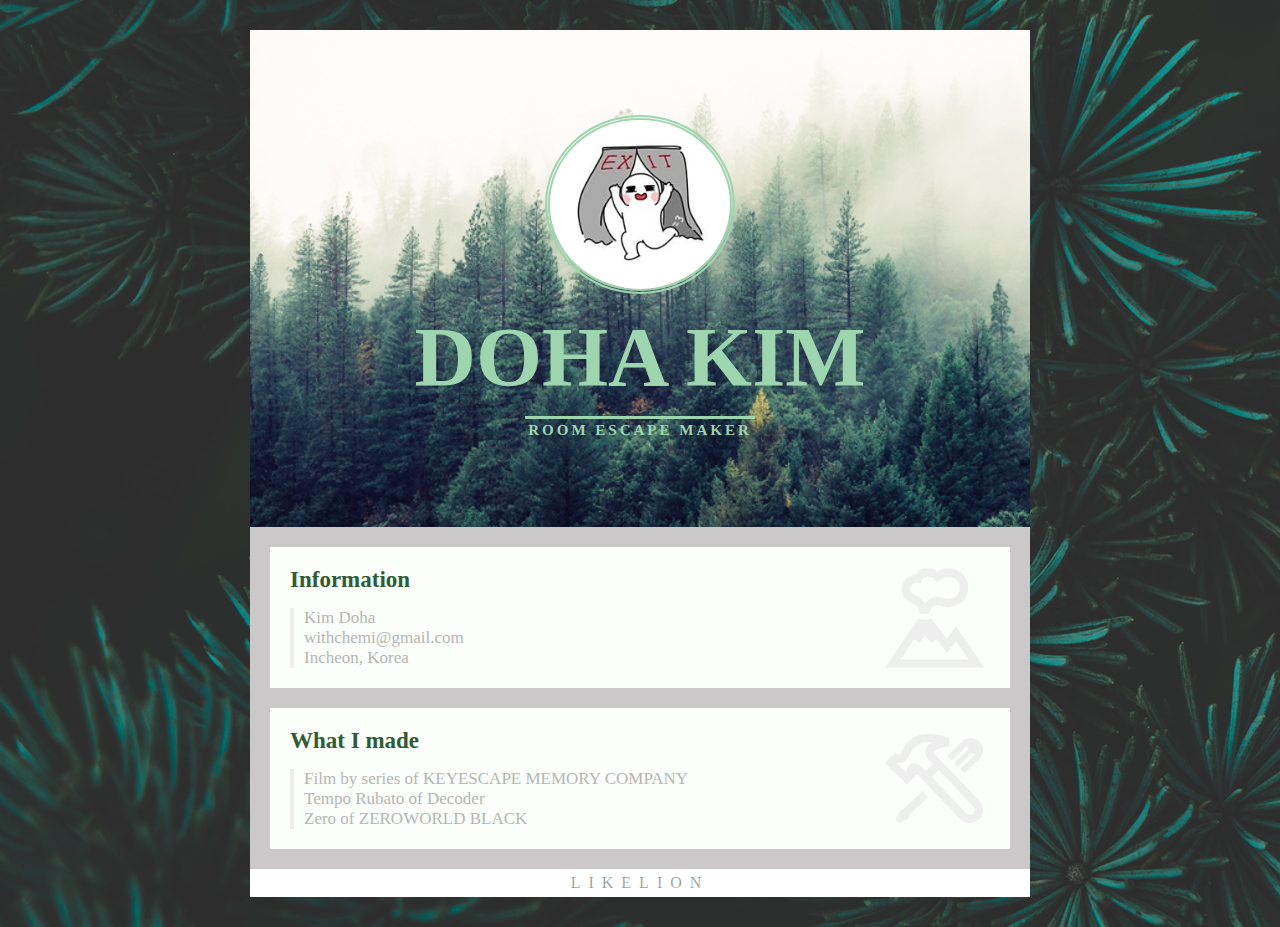
<file: 1_profile/index.html>
<!DOCTYPE html>
<html>
    <head>
        <title>Profile</title>
        <link rel="stylesheet" href="./style.css">
    </head>


    <body>
        <div class="wrap">
            <header class="header">
                <img class="profile" src="./images/profile07.JPG">
                <h1>DOHA KIM</h1>
                <p>ROOM ESCAPE MAKER</p>
            </header>
            <main class="contents">
                <section class="section">
                    <h2>Information</h2>
                    <ul class="list">
                        <li>Kim Doha</li>
                        <li>withchemi@gmail.com</li>
                        <li>Incheon, Korea</li>
                    </ul>
                </section>
                <section class="section made">
                    <h2>What I made</h2>
                    <ul class="list">
                        <li>Film by series of KEYESCAPE MEMORY COMPANY</li>
                        <li>Tempo Rubato of Decoder</li>
                        <li>Zero of ZEROWORLD BLACK</li>
                    </ul>
                </section>
            </main>
            <footer class="footer">LIKELION</footer>
        </div>




    </body>
</html>
</file>
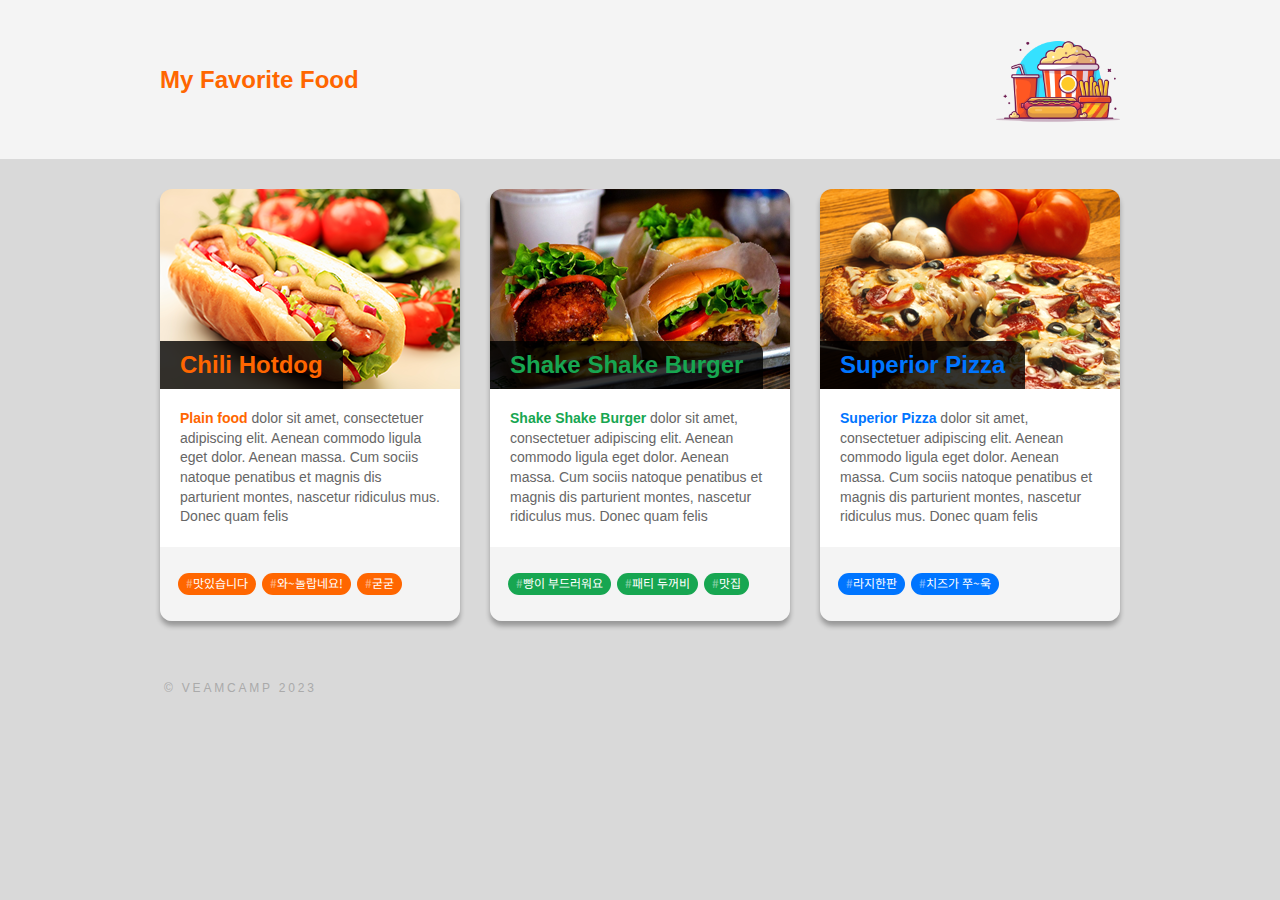
<file: 2_food/index.html>
<!DOCTYPE html>
<html>
    <head>
        <link rel="stylesheet" href="./style.css">
        <title>My Favorite Food</title>
        <link rel="preconnect" href="https://fonts.gstatic.com/" crossorigin>
        <link href="https://fonts.googleapis.com/css2?family=Montserrat:wght@500&family=Noto+Sans+KR:wght@500&display=swap" rel="stylesheet">
    </head>
    <body>

        <header class="header">
            <div class="wrapper-inner">
                <h1 class="header-title">My Favorite Food</h1>
                <img class="header-img" src="images/foods.png" alt="음식 사진">
            </div>
        </header>

        <div class="wrapper-inner">
            <div class="contents-inner">
                <section class="card">
                    <div class="card-cover">
                        <h2 class="card-title">Chili Hotdog</h2>
                    </div>
                    <div class="card-contents">
                        <p class="card-description"><span class="point">Plain food</span> dolor sit amet, consectetuer adipiscing 
                            elit. Aenean commodo ligula eget dolor. Aenean massa. Cum 
                            sociis natoque penatibus et magnis dis parturient
                            montes, nascetur ridiculus mus. Donec quam felis</p>
                    </div>
                    <div class="card-bottom">
                        <p><a href="https://www.youtube.com/@veamcamp" target="_blank">맛있습니다</a></p>
                        <p><a href="https://www.youtube.com/@veamcamp" target="_blank">와~놀랍네요!</a></p>
                        <p><a href="https://www.youtube.com/@veamcamp" target="_blank">굳굳</a></p>
                    </div>
                </section>

                <section class="card">
                    <div class="card-cover type_green">
                        <h2 class="card-title type_green">Shake Shake Burger</h2>
                    </div>
                    <div class="card-contents">
                        <p class="card-description"><span class="point type_green">Shake Shake Burger</span> dolor sit amet, consectetuer adipiscing 
                            elit. Aenean commodo ligula eget dolor. Aenean massa. Cum 
                            sociis natoque penatibus et magnis dis parturient
                            montes, nascetur ridiculus mus. Donec quam felis</p>

                    </div>
                    <div class="card-bottom type_green">
                        <p><a href="https://www.youtube.com/@veamcamp" target="_blank">빵이 부드러워요</a></p>
                        <p><a href="https://www.youtube.com/@veamcamp" target="_blank">패티 두꺼비</a></p>
                        <p><a href="https://www.youtube.com/@veamcamp" target="_blank">맛집</a></p>
                    </div>
                </section>

                <section class="card">
                    <div class="card-cover type_blue">
                        <h2 class="card-title type_blue">Superior Pizza</h2>
                    </div>
                    <div class="card-contents">
                        <p class="card-description"><span class="point type_blue">Superior Pizza</span> dolor sit amet, consectetuer adipiscing 
                            elit. Aenean commodo ligula eget dolor. Aenean massa. Cum 
                            sociis natoque penatibus et magnis dis parturient
                            montes, nascetur ridiculus mus. Donec quam felis</p>
                    </div>
                    <div class="card-bottom type_blue">
                        <p><a href="https://www.youtube.com/@veamcamp" target="_blank">라지한판</a></p>
                        <p><a href="https://www.youtube.com/@veamcamp" target="_blank">치즈가 쭈~욱</a></p>
                    </div>
                </section>
            </div>
        </div>

        <footer class="footer">
            <div class="wrapper-inner">
                <p>&copy; VEAMCAMP 2023</p>
            </div>
        </footer>

    </body>
</html>
</file>
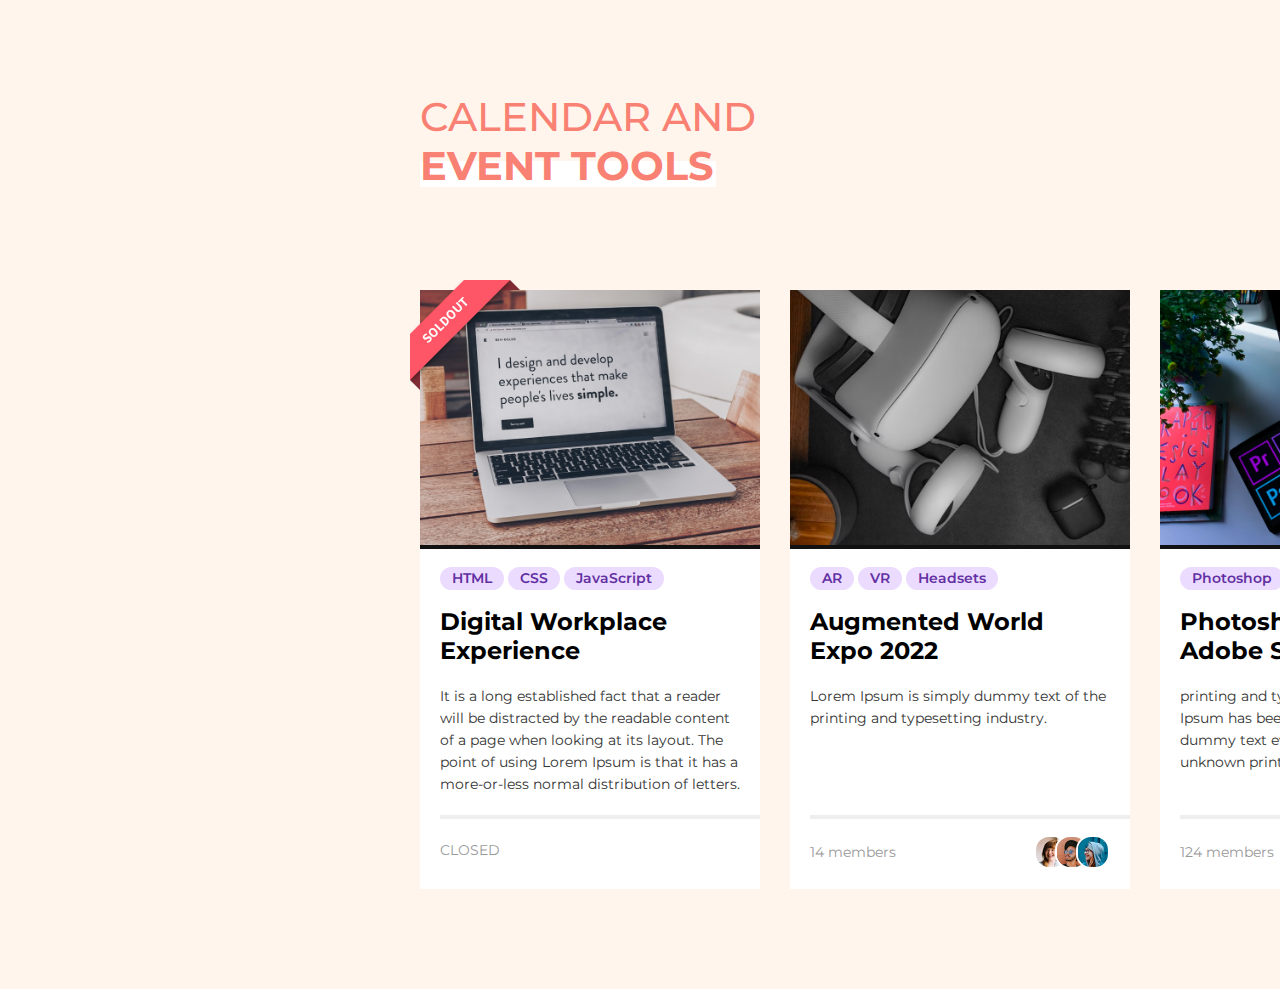
<file: 3_event/index.html>
<!DOCTYPE html>
<html>
	<head>

		<link rel="stylesheet" href="style.css">
		<title>EVENTS</title>
		<link rel="preconnect" href="https://fonts.googleapis.com">
		<link rel="preconnect" href="https://fonts.gstatic.com" crossorigin>
		<link href="https://fonts.googleapis.com/css2?family=Montserrat:wght@400;500;600;700&display=swap" rel="stylesheet">

	</head>

	<body>

		<header class="header">
			<div class="l_wrapper">
				<a href=" " class="header-title">
					CALENDAR AND
					<span class="header-title_sub">EVENT TOOLS</span>
				</a>
				<button class="header-button" type="button">ADD TO CALENDAR</button>
			</div>
		</header>

		<main class="main">
			<div class="l_wrapper">
				<ul class="container">
					<li class="card">
						<img class="card-badge" src="./images/badge.png" alt="품절">
						<div class="card-cover">
							<img class="card-cover-src" src="./images/cover01.png">
						</div>
						<section class="card-section">
							<div class="card-tags">
								<a class="tag" href=" ">HTML</a>
								<a class="tag" href=" ">CSS</a>
								<a class="tag" href=" ">JavaScript</a>
							</div>
							<div class="card-contents">
								<h2 class="card-title">Digital Workplace Experience</h2>
								<p class="card-description">It is a long established fact that a reader will be distracted by the readable content of a page when looking at its layout. The point of using Lorem Ipsum is that it has a more-or-less normal distribution of letters.</p>
							</div>
						</section>
						<div class="card-bottom">
							<p class="enter">CLOSED</p>
						</div>
					</li>
					<li class="card">
						<div class="card-cover">
							<img class="card-cover-src" src="./images/cover02.png">
						</div>
						<section class="card-section">
							<div class="card-tags">
								<a class="tag" href=" ">AR</a>
								<a class="tag" href=" ">VR</a>
								<a class="tag" href=" ">Headsets</a>
							</div>
							<div class="card-contents">
								<h2 class="card-title">Augmented World Expo 2022</h2>
								<p class="card-description">Lorem Ipsum is simply dummy text of the printing and typesetting industry.</p>
							</div>
						</section>
						<div class="card-bottom">
							<p class="enter">14 members</p>
							<img class="enter-src" src="./images/people01.png">
							<img class="enter-src" src="./images/people02.png">
							<img class="enter-src" src="./images/people03.png">
						</div>
					</li>
					<li class="card">
						<div class="card-cover">
							<img class="card-cover-src" src="./images/cover03.png">
						</div>
						<section class="card-section">
							<div class="card-tags">
								<a class="tag" href=" ">Photoshop</a>
								<a class="tag" href=" ">Illustrator</a>
							</div>
							<div class="card-contents">
								<h2 class="card-title">Photoshop Illustrator Adobe Summit</h2>
								<p class="card-description">printing and typesetting industry. Lorem Ipsum has been the industry's standard dummy text ever since the 1500s, when an unknown printer took a galley.</p>
							</div>
						</section>
						<div class="card-bottom">
							<p class="enter">124 members</p>
							<img class="enter-src" src="./images/people05.png">
							<img class="enter-src" src="./images/people04.png">
							<img class="enter-src" src="./images/people06.png">
						</div>
					</li>
				  </ul>
			</div>
		</main>
				
	</body>
</html>
</file>
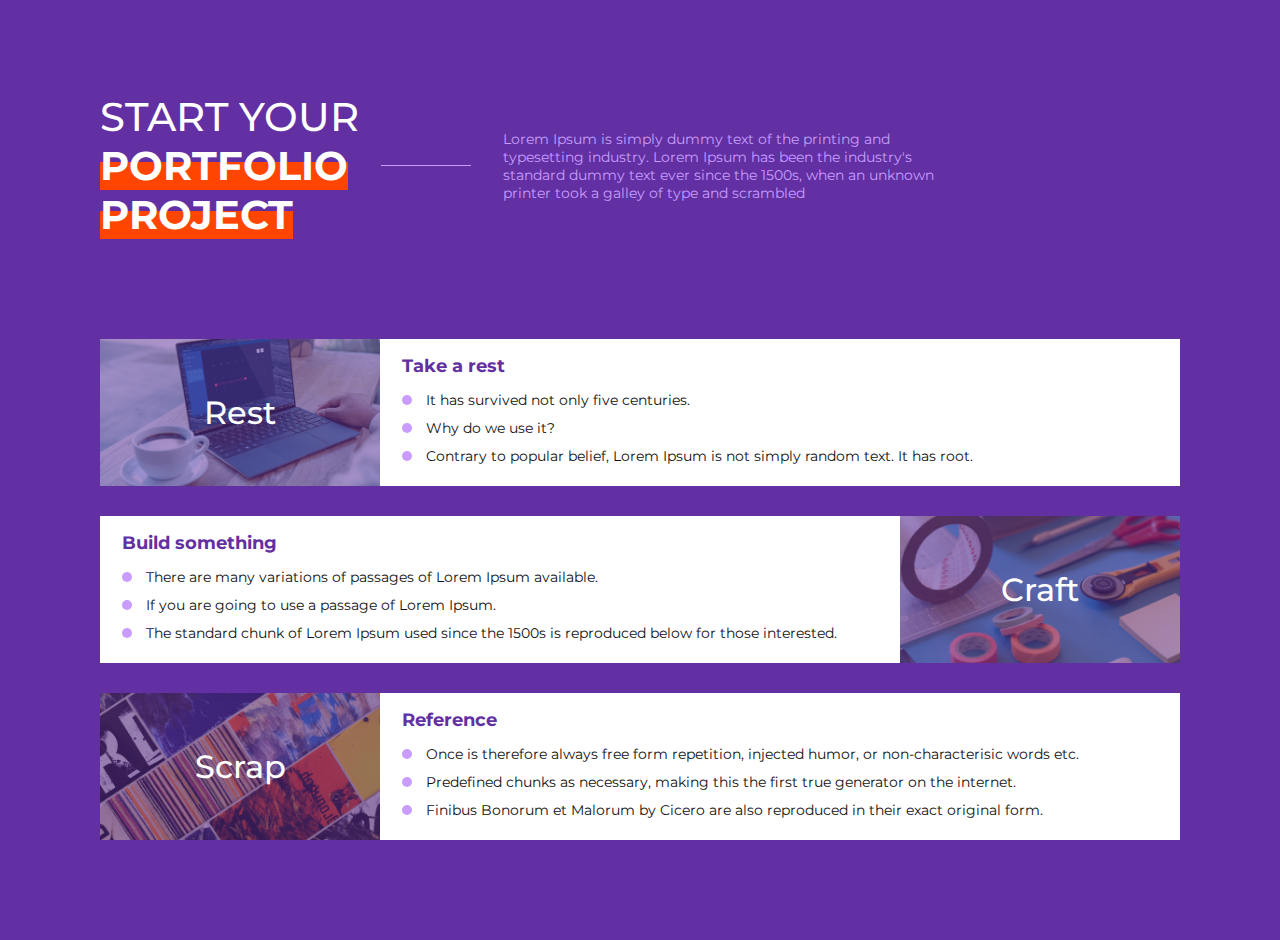
<file: 4_zigzag+event/index.html>
<!DOCTYPE html>
<html>
	<head>
		<link rel="stylesheet" href="style.css">
		<link rel="preconnect" href="https://fonts.googleapis.com">
		<link rel="preconnect" href="https://fonts.gstatic.com" crossorigin>
		<link href="https://fonts.googleapis.com/css2?family=Montserrat:wght@400;500;600;700&display=swap" rel="stylesheet">
	</head>
	
	<body>
		<div class="l_wrapper">
			<header class="header">
				<h1 class="header-title">START YOUR<br><strong>PORTFOLIO<br>PROJECT</strong></h1>
				<p class="header-description">Lorem Ipsum is simply dummy text of the printing and typesetting industry. Lorem Ipsum has been the industry's standard dummy text ever since the 1500s, when an unknown printer took a galley of type and scrambled </p>
			</header>

			<main class="main">
				<section class="section">
					<div class="section-cover">
						<img class="section-cover-src" src="./images/photo01.png">
						<p class="section-cover-title">Rest</p>
					</div>
					<div class="section-contents">
						<h2 class="section-contents-title">Take a rest</h2>
						<ul class="section-contents-lists">
							<li>It has survived not only five centuries.</li>
							<li>Why do we use it?</li>
							<li>Contrary to popular belief, Lorem Ipsum is not simply random text. It has root.</li>
						</ul>
					</div>
				</section>

				<section class="section">
					<div class="section-cover">
						<img class="section-cover-src" src="./images/photo02.png">
						<p class="section-cover-title">Craft</p>
					</div>
					<div class="section-contents">
						<h2 class="section-contents-title">Build something</h2>
						<ul class="section-contents-lists">
							<li>There are many variations of passages of Lorem Ipsum available.</li>
							<li>If you are going to use a passage of Lorem Ipsum.</li>
							<li>The standard chunk of Lorem Ipsum used since the 1500s is reproduced below for those interested.</li>
						</ul>
					</div>
				</section>

				<section class="section">
					<div class="section-cover">
						<img class="section-cover-src" src="./images/photo03.png">
						<p class="section-cover-title">Scrap</p>
					</div>
					<div class="section-contents">
						<h2 class="section-contents-title">Reference</h2>
						<ul class="section-contents-lists">
							<li>Once is therefore always free form repetition, injected humor, or non-characterisic words etc.</li>
							<li>Predefined chunks as necessary, making this the first true generator on the internet.</li>
							<li>Finibus Bonorum et Malorum by Cicero are also reproduced in their exact original form.</li>
						</ul>
					</div>
				</section>
			</main>
		</div>
	</body>
</html>
</file>
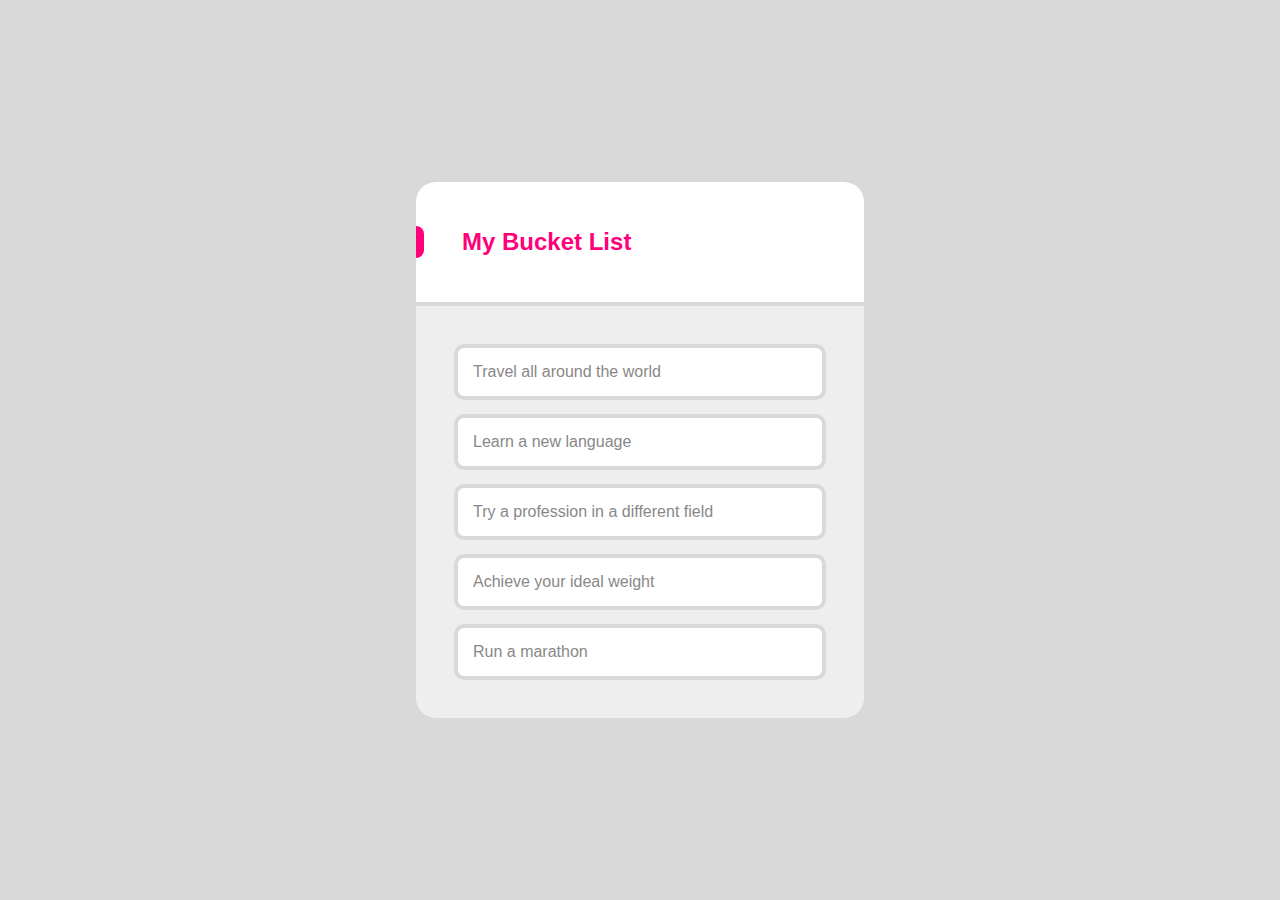
<file: challenge_bucket-lists/index.html>
<!DOCTYPE html>
<html>
    <head>
        <title>My Bucket Lists</title>
        <link rel="stylesheet" href="style.css">
    </head>

    <body>

        <div class="wrapper">   

			<div class="app">
                <header class="app-header">
                    <p class="header-title">My Bucket List</p>
                </header>

                <div class="app-main">
                    <ul class="main-card">
                        <li class=>Travel all around the world</li>
                        <li class=>Learn a new language</li>
                        <li class=>Try a profession in a different field</li>
                        <li class=>Achieve your ideal weight</li>
                        <li class=>Run a marathon</li>
                    </ul>
                </div>
            </div>

        </div>    
            
        </body>
    </html>
</file>
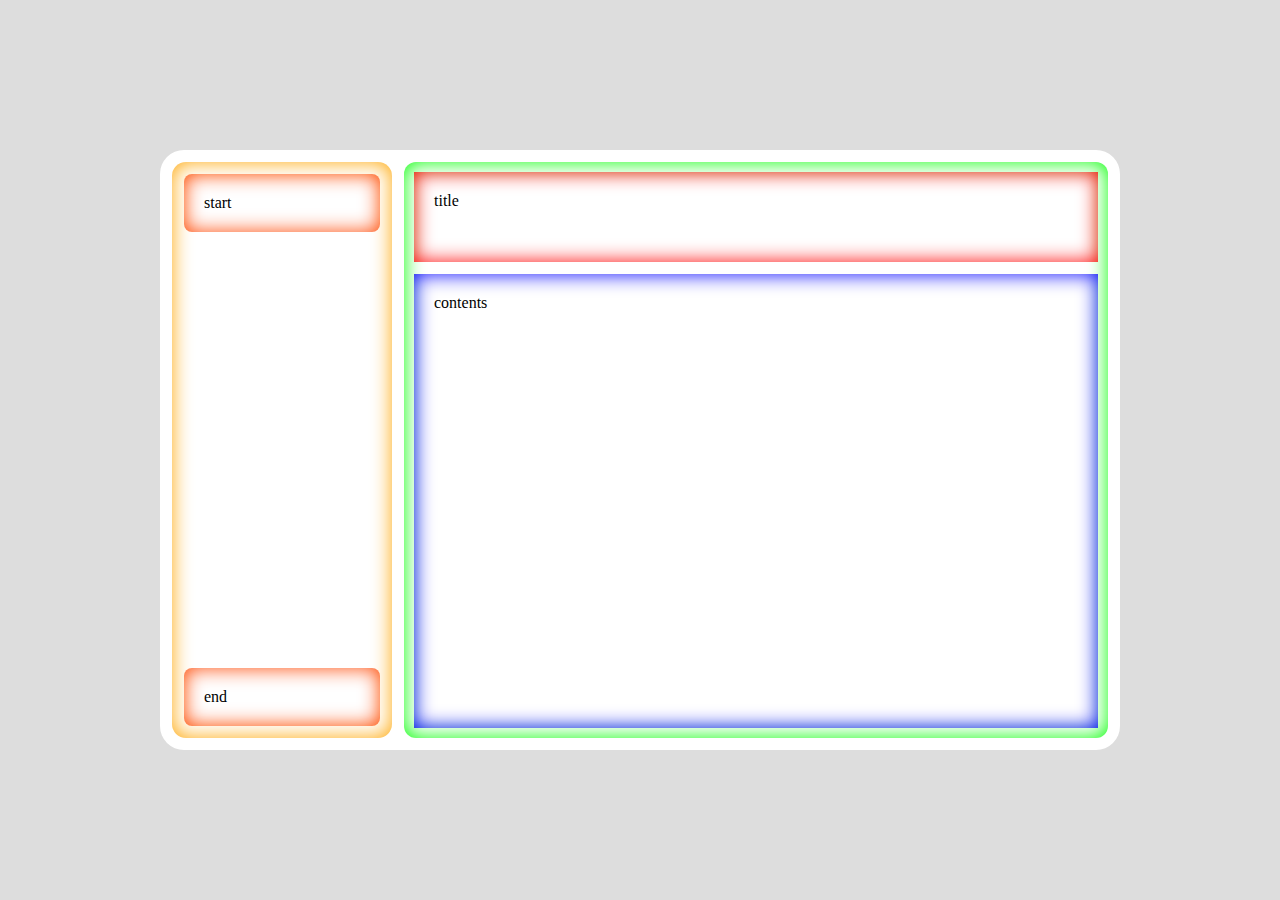
<file: challenge_conf-layout/index.html>
<!DOCTYPE html>
<html>
	<head>
		<meta charset="UTF-8">
		<meta name="viewport" content="width=device-width, initial-scale=1.0">
		<link rel="preconnect" href="https://fonts.gstatic.com">
		<link href="https://fonts.googleapis.com/css2?family=Exo+2:wght@900&display=swap" rel="stylesheet">
		<link rel="stylesheet" href="./style.css">
		<title>CONF</title>
	</head>
	<body>
		<main>
			<div class="box">
				<div class="box-inside">
					<aside class="sidebar">
						<div class="side ">start</div>
						<div class="side ">end</div>
					</aside>
					<div class="card">
						<div class="card-title">
							title
						</div>
						<div class="card-contents">
							contents
						</div>
					</div>
				</div>
			</div>
		</main>
	</body>
</html>
</file>
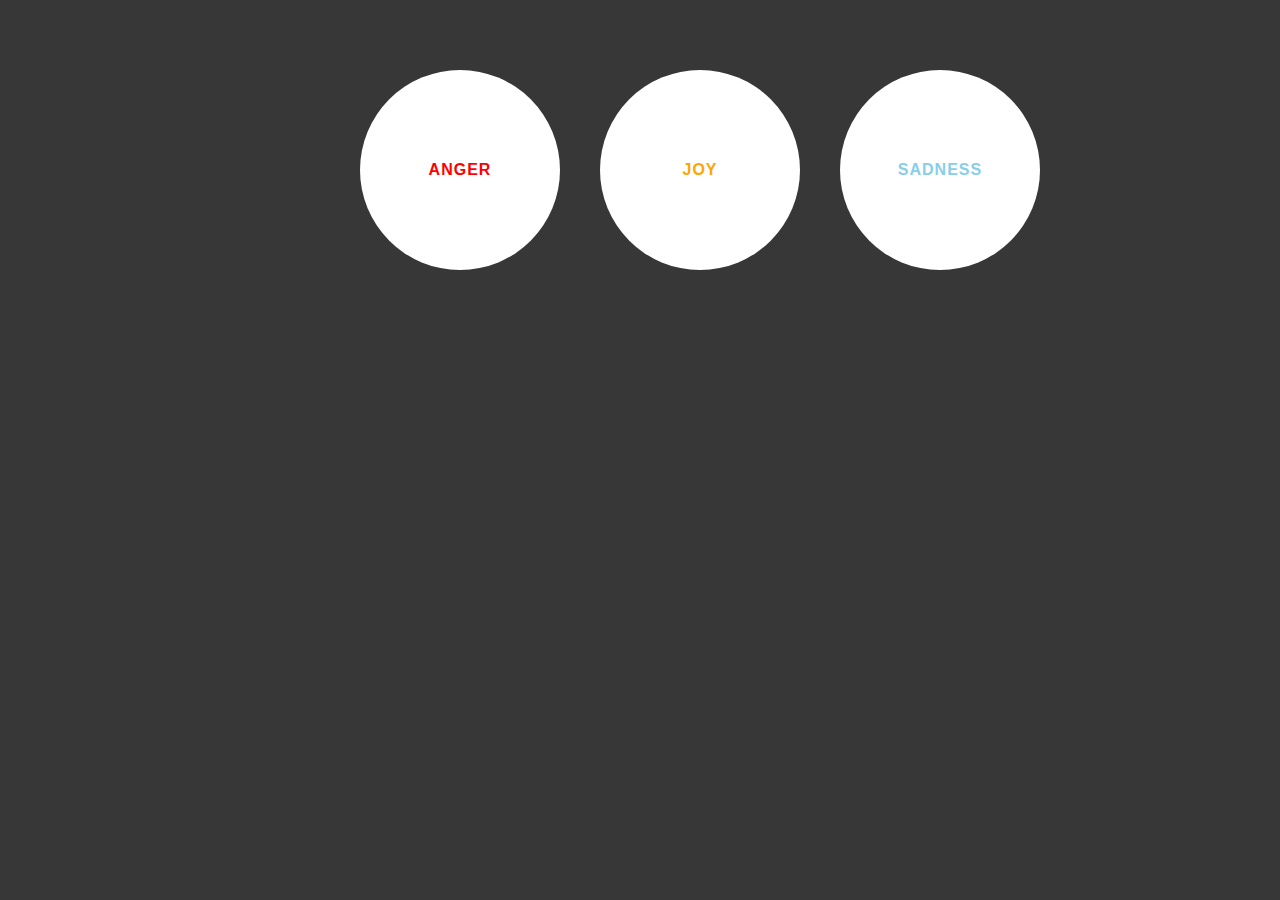
<file: challenge_insideout/index.html>
<!DOCTYPE html>
<html>
	<head>
		<title>INSIDEOUT</title>
		<link rel="stylesheet" href="style.css">
	</head>
	<body>
		<div class="wrap">
            <a class="anger" href="">ANGER</a>
            <a class="joy" href="">JOY</a>
            <a class="sadness" href="">SADNESS</a>
		</div>
	</body>
</html>
</file>
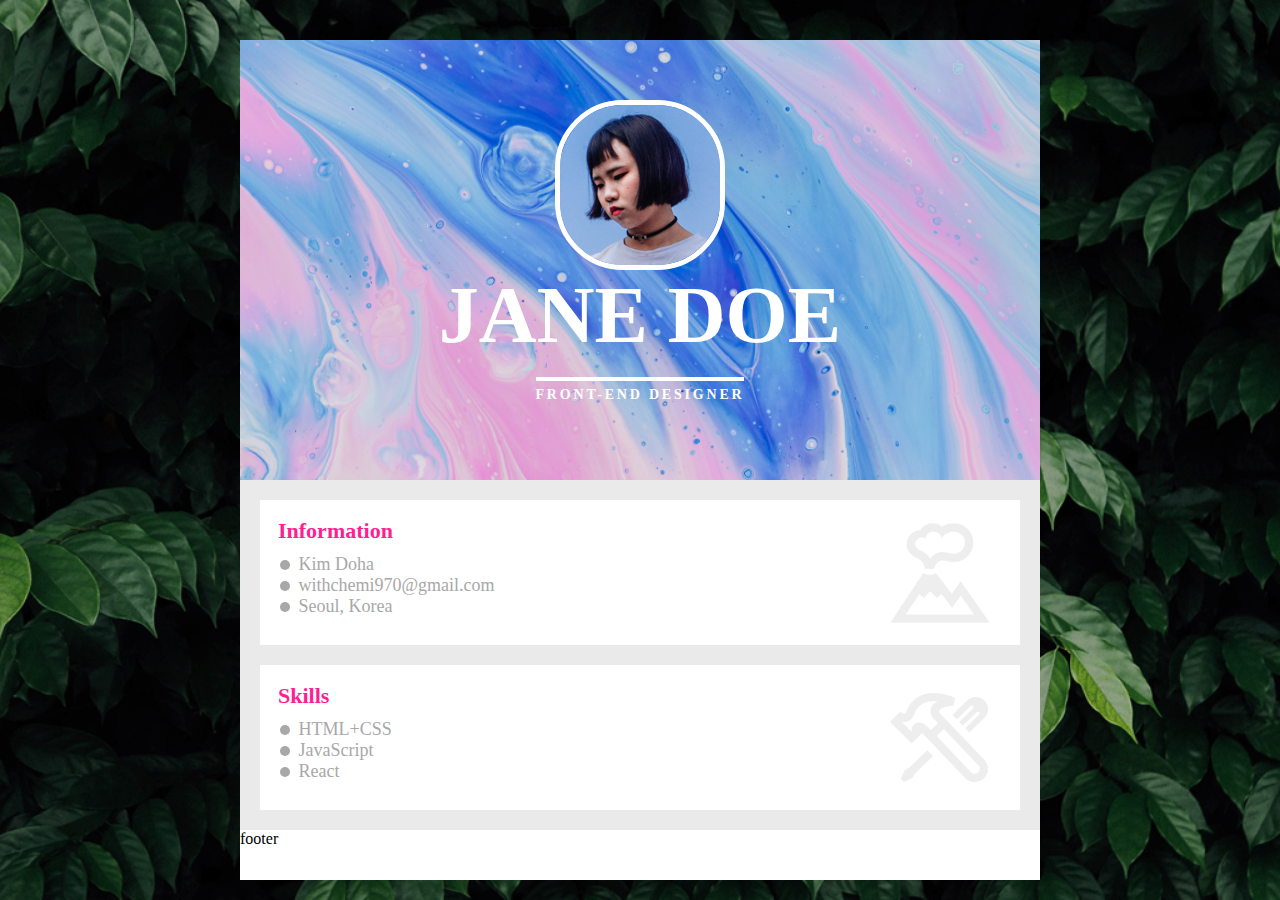
<file: challenge_profile-data/index.html>
<!DOCTYPE html>
<html>
	<head>
		<title>PROFILE</title>
		<link rel="stylesheet" href="style.css">
	</head>
	<body>
		<div class="container">
			<div class="card">
				<header class="card-header">
					<img class="header-src" src="./images/profile05.png">
					<h1 class="header-title">JANE DOE</h1>
					<p class="header-subtitle">FRONT-END DESIGNER</p>
				</header>
				<main class="card-main">
					<section class="main-plate type_info">
						<h2 class="plate-title">Information</h2>
						<ul class="plate-lists">
							<li class="listItem">
								Kim Doha
							</li>
							<li class="listItem">
								withchemi970@gmail.com
							</li>
							<li class="listItem">
								Seoul, Korea
							</li>
						</ul>
					</section>

					<section class="main-plate type_skill">
						<h2 class="plate-title">Skills</h2>
						<ul class="plate-lists">
							<li class="listItem">
								HTML+CSS
							</li>
							<li class="listItem">
								JavaScript
							</li>
							<li class="listItem">
								React
							</li>
						</ul>
					</section>
				</main>
				<footer class="card-footer">
					footer
				</footer>
			</div>
		</div>


	</body>
</html>
</file>
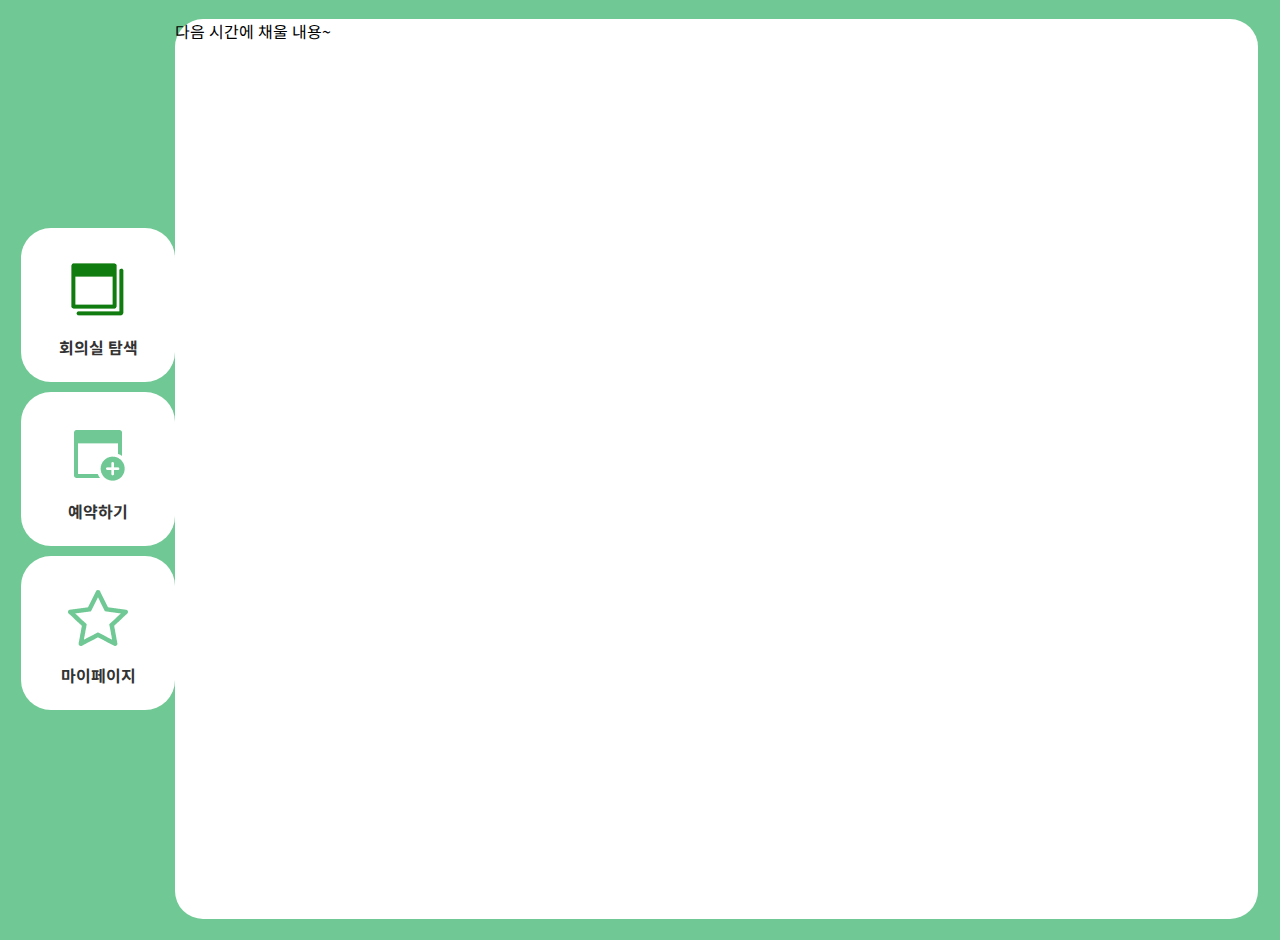
<file: practice_dashboard-layout/index.html>
<!DOCTYPE html>
<html>
	<head>
		<title>대시보드</title>
		<link rel="preconnect" href="https://fonts.googleapis.com">
		<link rel="preconnect" href="https://fonts.gstatic.com" crossorigin>
		<link href="https://fonts.googleapis.com/css2?family=Noto+Sans+KR:wght@400;700&display=swap" rel="stylesheet">
		<link rel="stylesheet" href="style.css">
	</head>
	<body>
		<div class="container">
			<div class="app-sidebar">
				<ul class="sidebar-menu">
					<li>
						<div class="menu-cover">
							<img class="menu-cover-src" src="./images/frame01.png">
							<p>회의실 탐색</p>
						</div>
					</li>
					<li>
						<div class="menu-cover">
							<img class="menu-cover-src" src="./images/Frame02.png">
							<p>예약하기</p>
						</div>
					</li>
					<li>
						<div class="menu-cover">
							<img class="menu-cover-src" src="./images/Frame03.png">
							<p>마이페이지</p>
						</div>
					</li>
				</ul>			
			</div>
			<div class="app-main">다음 시간에 채울 내용~</div>
		</div>
	</body>
</html>
</file>
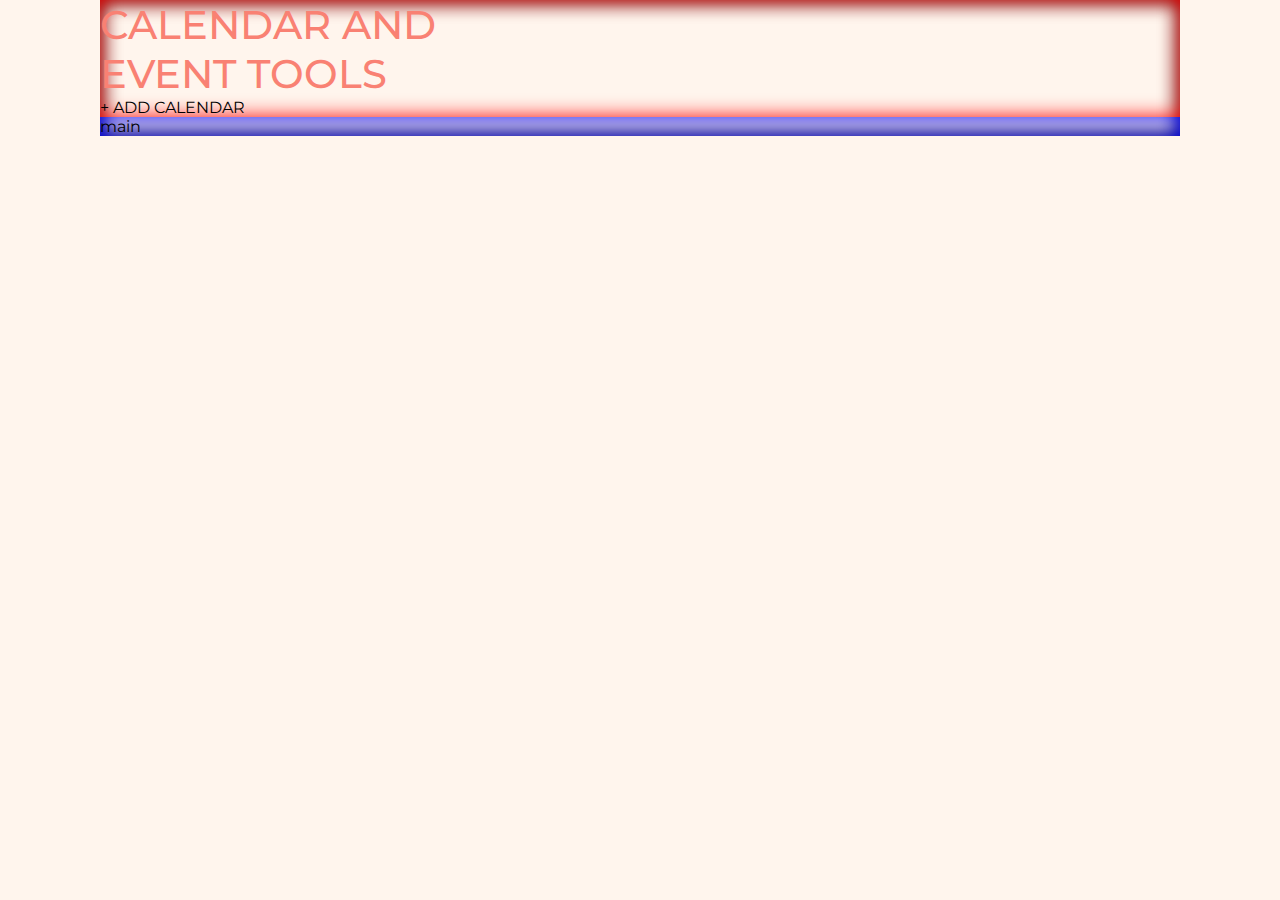
<file: practice_event/index.html>
<!DOCTYPE html>
<html>
	<head>

		<title>EVENTS</title>
		<link rel="stylesheet" href="./style.css">
		<link rel="preconnect" href="https://fonts.googleapis.com">
		<link rel="preconnect" href="https://fonts.gstatic.com" crossorigin>
		<link href="https://fonts.googleapis.com/css2?family=Montserrat:wght@400;500;600;700&display=swap" rel="stylesheet">

	</head>


	<body>

		<div class="container">
			<header class="header">
				<h1 class="header-title">
					CALENDAR AND<br>
					<strong>EVENT TOOLS</strong>
				</h1>
				<button type="button">+ ADD CALENDAR</button>
			</header>
			<main class="main">
				main
			</main>
		</div>
		
	</body>
</html>
</file>
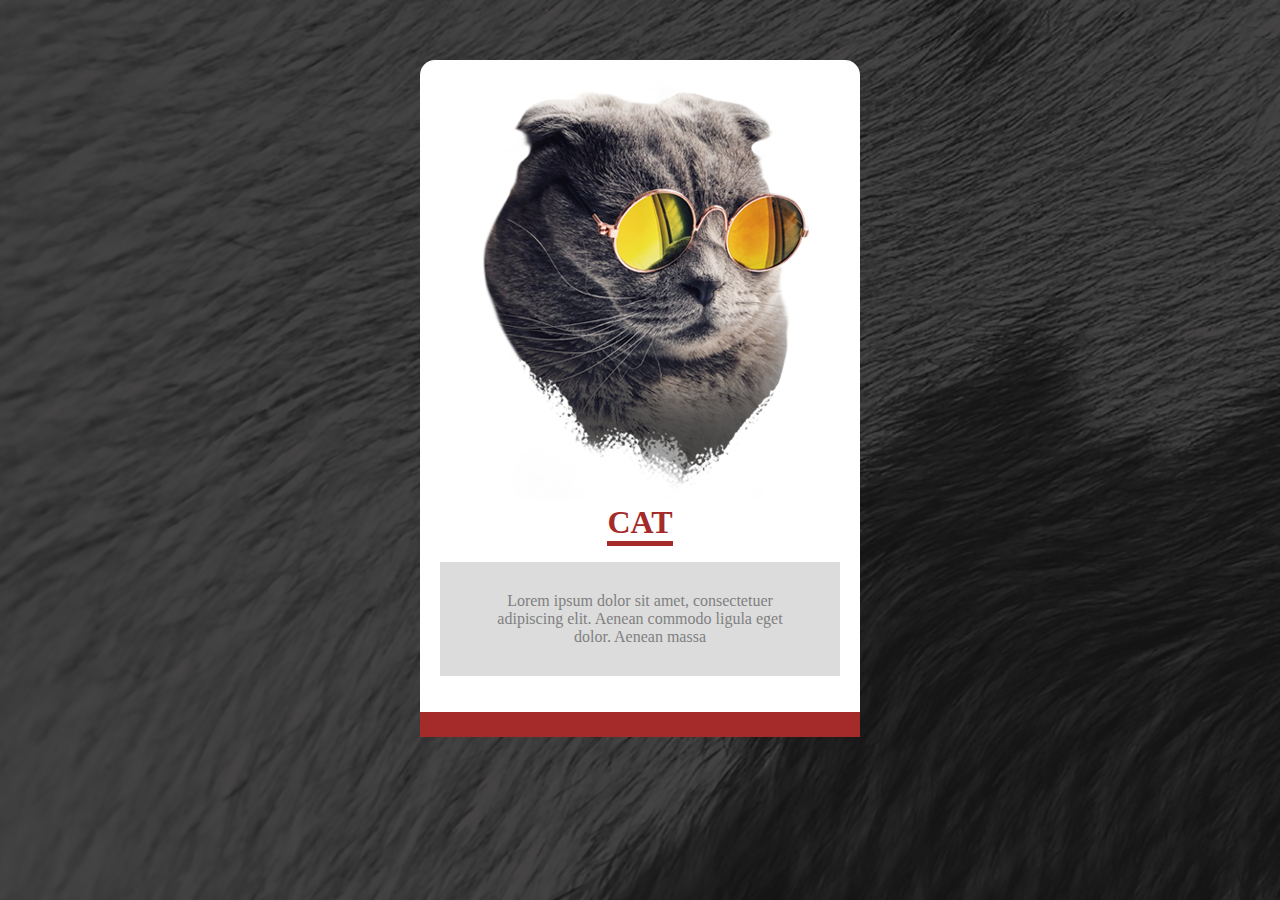
<file: challenge_cat/cat.html>
<!DOCTYPE html>
<head>
    <title>Cat</title>
    <link rel="stylesheet" href="./style.css">
</head>
<body>
    <div>
        <img src="./images/cat.png">
        <h1>CAT</h1>
        <p>Lorem ipsum dolor sit amet,
            consectetuer adipiscing elit.
            Aenean commodo ligula eget dolor.
            Aenean massa</p>
    </div>
</body>
</file>
<file: challenge_conf-layout/style.css>
body {
    margin: unset;
}

body {
    background-color: #ddd;
}

.box {
    height: 100vh;
    display: flex;
    padding: 30px;
    box-sizing: border-box;
}

.box-inside {
    background-color: white;
    border-radius: 24px;
    flex-grow: 1;
    height: 100%;
    max-width: 960px;
    max-height: 600px;
    margin: auto;
    display: flex;
    padding: 12px;
    gap: 12px;
    box-sizing: border-box;
}

.sidebar {
    box-shadow: inset 0 0 20px orange;
    border-radius: 14px;
    width: 220px;
    flex-shrink: 0;
    display: flex;
    flex-direction: column;
    padding: 12px;
    box-sizing: border-box;
    justify-content: space-between;
}

.side {
    box-shadow: inset 0 0 20px orangered;
    padding: 20px;
    border-radius: 8px;
}

.card {
    box-shadow: inset 0 0 20px lime;
    border-radius: 12px;
    flex-grow: 1;
    flex-basis: 0;
    min-width: 0;
    display: flex;
    flex-direction: column;
    gap: 12px;
    padding: 10px
}

.card-title {
    box-shadow: inset 0 0 20px red;
    height: 50px;
    padding: 20px;
}

.card-contents {
    box-shadow: inset 0 0 20px blue;
    flex-grow: 1;
    flex-basis: 0;
    padding: 20px;
    overflow: auto;
}

@media ( max-width: 700px ) {
    .box {
        height: unset;
        display: block;
    }

    .box-inside {
        flex-direction: column;
    }

    .sidebar {
        width: unset;
        flex-direction: row;
    }

    .card-contents {
        flex-basis: auto;
    }
}
</file>
<file: 1_profile/style.css>
/* UA Resets */
body, p {
    margin: 0;
}

h1, h2 {
    margin: 0;
    font-size: inherit;
    font-weight: inherit;
}

ul {
    margin: 0;
    padding: 0;
    list-style-type: none;
}


/* Components */
body {
    background-image: url(images/background.png);
}

div.wrap {
    width: 780px;
    margin: 30px auto;
}

.header {
    background-image: url(./images/cover.png);
    background-size: cover;
    text-align: center;
    padding: 85px;
    color: rgb(157, 213, 174);
}

.header img.profile {
    width: 180px;
    border: 5px double;
    border-radius: 50%;
}

.header h1 {
    margin: 10px;
    font-size: 85px;
    font-weight: 900;
}

.header p {
    border-top: 3px solid;
    padding: 3px;
    display: inline-block;
    font-size: 15px;
    font-weight: 700;
    letter-spacing: 3px;
}

.contents {
    background-color: #cac8c8;
    padding: 20px;
}

.section {
    background-color: rgb(252, 254, 251);
    padding: 20px;
    background-image: url(images/icon-information.png);
    background-repeat: no-repeat;
    background-position: center right 25px;
}

.section + .section {
    margin-top: 20px;
    background-image: url(images/icon-skills.png);
}

.section h2 {
    margin-bottom: 15px;
    font-size: 23px;
    font-weight: bold;
    color: rgb(46, 92, 53);
}

.list li {
    border-left: 4px solid rgb(240, 237, 237);
    padding: 0 0 0 10px;
    font-size: 17px;
    color: rgb(180, 182, 180);
}

.list li:hover {
    border-color: rgb(97, 175, 97);
    color: rgb(97, 175, 97);
}

footer {
    background-color:rgb(255, 255, 255);
    padding: 5px;
    text-align: center;
    letter-spacing: 8px;
    color: #35333379;
}
</file>
<file: 2_food/style.css>
/* Resets */
body {
    margin: unset;
    padding: unset;
}

h1, h2, p, a {
    margin: unset;
    font-size: unset;
    font-weight: unset;
    color: inherit;
    text-decoration: none;
}

img {
    vertical-align: top;
}

/* Typography */
:root {
    font-family: 'arial';
}

/* Components */
body {
    background-color: #D9D9D9;
}

.wrapper-inner {
    max-width: 960px;
    width: auto;
    margin: 0 auto;
    display: flex;
    flex-wrap: wrap;
    align-items: center;
    box-sizing: border-box;
}

/* header */
.header {
    background-color: #F4F4F4;
    padding: 30px;
    margin-bottom: 30px;
}

.header-title {
    /* box-shadow: inset 0 0 20px blue; */
    margin-right: auto;
    color: #F60;
    font-size: 24px;
    font-weight: 700;
}

.header-img {
    /* box-shadow: inset 0 0 20px red; */
    width: 124px;
}

/* section */
.contents-inner {
    display: flex;
    gap: 30px;
    align-items: start;
    flex-wrap: wrap;
    justify-content: center;
}

.card {
    /* box-shadow: inset 0 0 20px red; */
    min-width: 300px;
    flex-basis: 300px;
    border-radius: 12px;
    overflow: hidden;
    box-shadow: 0 5px 5px rgba(0, 0, 0, 0.3);
    margin-bottom: 30px;
}

.card-cover {
    position: relative;
    background-image: url(images/food01.png);
    background-repeat: no-repeat;
    height: 200px;
}

.card-title {
    background-color: rgba(0, 0, 0, 0.80);;
    position: absolute;
    bottom: 0;
    left: 0;
    border-radius: 0 12px 0 0;
    padding: 10px 20px;
    color: #F60;
    font-size: 24px;
    font-weight: 700;
}

.card-contents {
    background-color: white;
    padding: 20px;
    line-height: 1.4;
    font-size: 14px;
    font-weight: 400;
    color: #666;
}

.point {
    color: #F60;
    font-weight: 700;
}

.card-bottom {
    display: flex;
    font-size: 12px;
    color: white;
    background-color: #F4F4F4;
    font-family: 'Noto Sans KR';
    line-height: 16px;
    padding: 26px 18px;
    gap: 6px;
    flex-wrap: wrap;
}

.card-bottom p::before {
    content: '#';
    opacity: 50%;
}

.card-bottom p {
    background-color: #F60;
    border-radius: 12px;
    padding: 2px 8px 4px 8px;
}

.card-cover.type_green { background-image: url(images/food02.png); }
.card-cover.type_blue { background-image: url(images/food03.png); }

.card-title.type_green { color: #17A651; }
.card-title.type_blue { color: #0075FF; }

.point.type_green { color: #17A651; }
.point.type_blue { color: #0075FF; }

.card-bottom.type_green p { background-color: #17A651; }
.card-bottom.type_blue p { background-color: #0075FF; }

.footer {
    color: #AAA;
    letter-spacing: 2.8px;
    font-weight: 400;
    font-size: 12px;
    margin: 30px 30px 30px 38px;
}

/* @media ( max-width: 800px ) {
    .contents-inner {
        justify-content: center;
    }
} */
</file>
<file: 3_event/style.css>
/* UA Resets */
body {
    margin: unset;
}

h1, h2, p {
    margin: unset;
    font-size: unset;
    font-weight: unset;
}

button {
    font: unset;
    border: unset;
}

ul {
    margin: unset;
    padding: unset;
    list-style-type: none;
}

a {
    color: inherit;
    text-decoration: none;
}

img {
    vertical-align: top;
}

/* Layouts */
.l_wrapper {
    width: 1090px;
    margin: 92px 420px 100px 420px;
    position: relative;

}

.container {
    display: grid;
    grid-template-columns: repeat(3, 1fr);
    gap: 20px;
}

/* Typography */
:root {
    font-family: 'Montserrat', 'sans-serif';
    font-size: 14px;
    font-weight: 400;
}

/* Components */
body {
    background-color: #FFF5ED;
}

.header-title {
    color: #F98173;
    font-size: 40px;
    font-weight: 500;
}

.header-title_sub {
    display: block;
    font-weight: 700;
}

.header-title_sub::after {
    content: ' ';
    background-color: #fff;
    inset: 0;
    width: 296px;
    height: 26px;
    position: absolute;
    top: 70%;
    z-index: -1;
}

.header-button {
    background-color: #FF4500;
    color: #fff;
    font-size: 16px;
    font-weight: 700;
    padding: 14px;
    border-radius: 4px;
    border-bottom: 4px solid rgba(0, 0, 0, 0.10);
    position: absolute;
    top: 25%;
    right: 0;
}

.header-button::before {
    content: '+';
    padding: 4px;
}

.header-button:active {
    background-color: orange;
    color: #d9d9d9;
    transform: translateY(6px);
}

.card-badge {
    position: absolute;
    margin-left: -10px;
    margin-top: -10px;
}

.card {
    background-color: #fff;
    width: 340px;
}

.card-cover {
    border-bottom: 4px solid #111; 
}

.card-cover-src {
    width: 100%;
    height: auto;
}
.card-section {
    padding: 20px;
}

.card-tags, .card-title {
    margin-bottom: 20px;
}

.tag {
    background-color: #EBDBFF;
    border-radius: 12px;
    padding: 2px 12px 3px 12px;
    font-size: 14px;
    font-weight: 600;
    color: #6230A2;
}

.card-title{
    font-size: 24px;
    font-weight: 700;
}

.card-description{
    color: #333;
    line-height: 22px;
    min-height: 110px;
}

.card-bottom {
    position: relative;
    display: flex;
    align-items: center;
    padding: 20px;
    flex-wrap: wrap;
    /* min-height: 60px; */
    /* box-sizing: border-box; */
}

.card-bottom::before {
    content: ' ';
    background-color: #eee;
    width: 320px;
    height: 4px;
    position: absolute;
    right: 0;
    top: 0;
}

.enter {
    color: #999;
    margin-right: auto;
    line-height: 30px;
}

.enter-src {
    width: 30px;
    height: 30px;
    border-radius: 15px;
    border: 2px solid #FFF;
    margin-left: -13px;
}
</file>
<file: 4_zigzag+event/style.css>
/* Resets */
body, p {
    margin: unset;
}

h1, h2 {
    margin: unset;
    font-size: unset;
    font-weight: unset;
}

strong {
    font-weight: unset;
}

img {
    max-width: 100%;
    height: auto;
    vertical-align: top;
}

ul {
    list-style-type: none;
    padding: unset;
    margin: unset;
}

/* Layouts */
.l_wrapper {
    max-width: 1080px;
    margin: 0 auto;
    padding: 92px 40px 100px;
}

/* Typography */
:root { font-family: 'Montserrat', 'sans-serif';
}

/* CSS Variables */
:root {
    --color-white: #fff;
    --color-balck: #111;
    --color-purple-light: #C89DFF;
    --color-purple: #6230A2;
    --color-orange: #FF4500;
}

/* Components */
body { 
    background-color: var(--color-purple); 
}

.header {
    display: flex;
    align-items: center;
    margin-bottom: 100px;
}

.header-title {
    color: var(--color-white);
    font-size: 40px;
    font-weight: 500;
    min-width: 258px;
}

.header-title strong { 
    font-weight: 700;
    box-shadow: inset 0 -28px 0 0 var(--color-orange);
}

.header-description {
    color: var(--color-purple-light);
    font-size: 14px;
    font-weight: 400;
    display: flex;
    align-items: center;
    max-width: 580px;
}

.header-description::before {
    content: ' ';
    background-color: var(--color-purple-light);
    width: 90px;
    height: 1px;
    margin: 33px 32px 34px 22px;
    flex-shrink: 0;
}

.section {
    display: flex;
    margin-bottom: 30px;
}

.section:last-child {
    margin-bottom: 0;
}

.section-cover {
    width: 280px;
    position: relative;
}

.section-cover-src {
    position: absolute;
    left: 0;
    top: 0;
    width: 100%;
    height: 100%;
    object-fit: cover;
}

.section-cover-title {
    position: absolute;
    inset: 0;
    display: flex;
    align-items: center;
    justify-content: center;
    background-color: rgba(98, 48, 162, 0.5);
    color: var(--color-white);
    font-size: 32px;
    font-weight: 500;
}

.section-contents {
    flex-basis: 0;
    flex-grow: 1;
    background-color: var(--color-white);
    color: var(--color-balck);
    padding: 16px 22px 21px;
    font-size: 14px;
    font-weight: 400;
}

.section-contents-title {
    color: var(--color-purple);
    font-size: 18px;
    font-weight: 700;
    margin-bottom: 14px;
}

.section-contents-lists li {
    padding-left: 20px;
    text-indent: -20px;
    margin-bottom: 10px;
}

.section-contents-lists li:last-child {
    margin-bottom: 0;
}

.section-contents-lists li::before {
    content:' ';
    background-color: var(--color-purple-light);
    display: inline-block;
    width: 10px;
    height: 10px;
    border-radius: 50%;
    margin-right: 14px;
}

.section:nth-child(even) {
    flex-direction: row-reverse;
}

@media ( max-width: 980px ) {
    .header {
        flex-direction: column;
        gap: 30px;
        text-align: center;
    }
    .header-description {
        flex-direction: column;
    }
    .section {
        display: block;
    }
    .section-cover {
        width: unset;
        aspect-ratio: 4 / 3;
    }
    .section-cover-src {
        position: unset;
    }
}
</file>
<file: challenge_bucket-lists/style.css>
/* Resets */
body, p {
    margin: unset;
}

ul {
    list-style-type: none;
    margin: unset;
    padding: unset;
}

/* Typography */
:root {
    font-family: 'arial';
}

/* CSS Variables */
:root {
    --color-pink: #FF007A;
    --color-blue: #759CFF;
    --color-white: #fff;
    --color-grey: #888;
    --color-grey-10: #d9d9d9;
    --color-grey-20: #eee;
}

/* Layouts */
.wrapper {
    height: 100vh;
    display: flex;
    padding: 30px;
    box-sizing: border-box;
}

/* Components */
body {
    background-color: var(--color-grey-10);
}

.app {
    max-width: 448px;
    width: 100%;
    max-height: 100%;
    margin: auto;
    display: flex;
    flex-direction: column;
    border-radius: 20px;
    overflow: hidden;
}

.app-header {
    background-color: var(--color-white);
    flex-shrink: 0;
    border-bottom: 4px solid var(--color-grey-10);
    padding: 46px;
    box-sizing: border-box;
    position: relative;
}

.header-title {
    color: var(--color-pink);
    font-size: 24px;
    font-weight: 700;
}

.header-title::before {
    content: ' ';
    background-color: var(--color-pink);
    display: block;
    position: absolute;
    inset: 0;
    width: 8px;
    height: 32px;
    border-radius: 0 10px 10px 0;
    margin: 44px 0;
}

.app-main {
    background-color: var(--color-grey-20);
    flex-grow: 1;
    padding: 38px;
    overflow: auto;
}

.main-card li {
    background-color: var(--color-white);
    border: 4px solid var(--color-grey-10);
    border-radius: 10px;
    padding: 15px;
    box-sizing: border-box;
    color: var(--color-grey);
    font-size: 16px;
    font-weight: 400;
}

.main-card li + li {
    margin-top: 14px;
}

.main-card li:hover {
    border: 4px solid var(--color-blue);
    color: var(--color-blue);
    font-weight: 700;
    background-image: url(./images/check.png);
    background-repeat: no-repeat;
    background-position: right 5px center;
}
</file>
<file: challenge_insideout/style.css>
/* UA Reset */
body { margin: 0;
}

a {
	text-decoration: none;
}

/* Components */
:root {
	font-family: 'arial';
}

body {
	background-color: rgb(56, 55, 55);
}

.wrap {
	text-align: center;
	width: 600px;
	margin: 70px auto;
	position: relative;
}

.wrap a {
	background-color:white;
	display: inline-block;
	margin: 0 20px;
	width: 200px;
	height: 200px;
    border-radius: 100px;
	line-height: 200px;
	font-weight: bold;
	position: absolute;
	background-repeat: no-repeat;
	background-size: 150px;
	transition: all 1s;
	letter-spacing: 1px;
}

.wrap .anger {
	color: red;
	top: 0;
	left: 0;
	background-position: 0 500px;
}

.wrap .joy {
	color: orange;
	top: 0;
	left: 240px;
	background-position: 20px -250px;
}

.wrap .sadness {
	color: skyblue;
	top: 0;
	left: 480px;
	background-position: 0 500px;
}

.wrap .anger:hover {
	background-image: url(./images/anger.png);
	box-shadow: 0 0 13px 0 red;
	background-position: 25px 50px;
	line-height: 70px;
	
}

.wrap .joy:hover {
	background-image: url(./images/joy.png);
	box-shadow: 0 0 13px 0 orange;
	background-position: 20px 3px;
	line-height: 330px;
}

.wrap .sadness:hover {
	background-image: url(./images/sadness.png);
	box-shadow: 0 0 13px 0 skyblue;
	background-position: 25px 50px;
	line-height: 70px;
}
</file>
<file: challenge_profile-data/style.css>
/* Resets */
body,p {
    margin: unset;
}

h1, h2 {
    margin: unset;
    font-size: unset;
    font-weight: unset;
}

img {
    max-width: 100%;
    vertical-align: top;
}

ul {
    list-style-type: none;
    margin: unset;
    padding: unset;
}

/* CSS Variables */
:root {
    --color-white: #fff;
    --color-gray: #eaeaea;
    --color-gray-50: #a8a8a8;
    --color-pink: #ff1e93;
}

/* Layouts */
.container {
    height: 100vh;
    padding: 40px;
    box-sizing: border-box;

    display: flex;
}

/* Components */
body {
    background-image: url(./images/background.gif);
    background-repeat: no-repeat;
    background-size: cover;
}

.card {
    max-width: 800px;
    width: 100%;
    max-height: 840px;
    height: 100%;
    margin: auto;

    display: flex;
    flex-direction: column;
}

.card-header {
    max-height: 440px;
    height: 100%;
    flex-shrink: 0;
    background-image: url(./images/cover04.png);
    background-size: cover;
    padding: 60px;
    box-sizing: border-box;
    color: var(--color-white);

    display: flex;
    flex-direction: column;
    align-items: center;
}

.header-src {
    width: 160px;
    height: 160px;
    border: 5px solid var(--color-white);
    border-radius: 40%;
}

.header-title {
    font-size: 80px;
    font-weight: 800;
}

.header-subtitle {
    font-size: 14px;
    font-weight: 600;
    letter-spacing: 0.2em;
    border-top: 4px solid var(--color-white);
    line-height: 2;
    margin-top: 16px;
}

.card-main {
    background-color: var(--color-gray);
    flex-grow: 1;
    padding: 20px;
}

.main-plate {
    background-color: var(--color-white);
    padding: 18px;
    background-repeat: no-repeat;
    background-position: center right 30px;
}

.type_info {
    background-image: url(./images/icon-information.png);
}

.type_skill {
    background-image: url(./images/icon-skills.png);
}

.main-plate + .main-plate {
    margin-top: 20px;
}

.plate-title {
    color: var(--color-pink);
    font-size: 22px;
    font-weight: 700;
}

.plate-lists {
    padding: 10px;
    color: var(--color-gray-50);
    font-size: 18px;
}

.listItem::before {
    content: ' ';
    background-color: var(--color-gray-50);
    display: inline-block;
    width: 10px;
    height: 10px;
    border-radius: 50%;
    margin-left: -8px;
    margin-right: 4px;
}

.card-footer {
    background-color: var(--color-white);
    min-height: 50px;
    flex-basis: 0;
    flex-shrink: 0;
}

/* Mediaqueries */
</file>
<file: practice_dashboard-layout/style.css>
/* Resets */
body, p {
	margin: unset;
}

ul {
	margin: unset;
	padding: unset;
	list-style-type: none;
}

img {
	max-width: 100%;
	vertical-align: top;
}

/* Typography */
:root {
	font-family: 'Noto Sans KR', 'sans-serif';
}

/* Layouts */
.container {
	max-width: 1877px;
	height: 100vh;
	margin: 0 auto;
	padding: 19px 22px 21px 21px; 
	display: flex;
	align-items: center;
}

/* Components */
body {
	background-color: #70C994;
}

.sidebar-menu {
	display: flex;
	flex-direction: column;
	gap: 10px;
	text-align: center;
}

.menu-cover {
	padding: 30px;
}

.menu-cover-src {
	margin-bottom: 13px;
}

.sidebar-menu li {
	background-color: #fff;
	width: 154px;
	height: 154px;
	border-radius: 30px;
	font-size: 16px;
	font-weight: 700;
	color: #333;
}

.app-main {
	background-color: #fff;
	width: 1723px;
	height: 100%;
	border-radius: 28px;
}
</file>
<file: practice_event/style.css>
/* Reset */
body {
    margin: unset;
}

h1 {
    font-size: unset;
    font-weight: unset;
    margin: unset;
}

strong {
    font-weight: unset;
}

button {
   all: unset; 
}

/* Typography */
:root {
    font-family: 'Montserrat', 'sans-serif';
}

/* Variables */
:root {
    --color-white-10: #FFF;
    --color-black: #111;
    --color-black-30: #333;
    --color-gray: #999;
    --color-gray-50: #EEE;
    --color-red: #FF4500; 
    --color-pink: #F98173;
    --color-pink-100: #FFF5ED;
    --color-purple: #6230A2;
    --color-purple-100: #EBDBFF;
}

/* Commons */
button {
    display: inline-block;
}

/* Layouts */
.container {
    box-shadow: inset 0 0 20px black;
    max-width: 1080px;
    margin: auto;
}

/* Components */
body {
    background-color: var(--color-pink-100);
}

.header {
    box-shadow: inset 0 0 20px red;
}

.header-title {
    font-size: 40px;
    font-weight: 500;
    color:var(--color-pink);
}

.main {
    box-shadow: inset 0 0 20px blue;
}
</file>
<file: challenge_cat/style.css>
/* UA Resets */
body, h1 {
    margin: unset;
}

/* Components */
body {
    background-image: url(./images/bg2.png)
}

div {
    background-color: white;
    width: 400px;
    margin: 60px auto;
    padding: 20px;
    border-radius: 15px 15px 0 0;
    border-bottom: 25px solid brown;
    text-align: center;
}

h1 {
    border-bottom: 5px solid;
    display: inline-block;
    color: brown;
}

p {
    background-color: gainsboro;
    padding: 30px 40px;
    color: gray;
}
</file>
